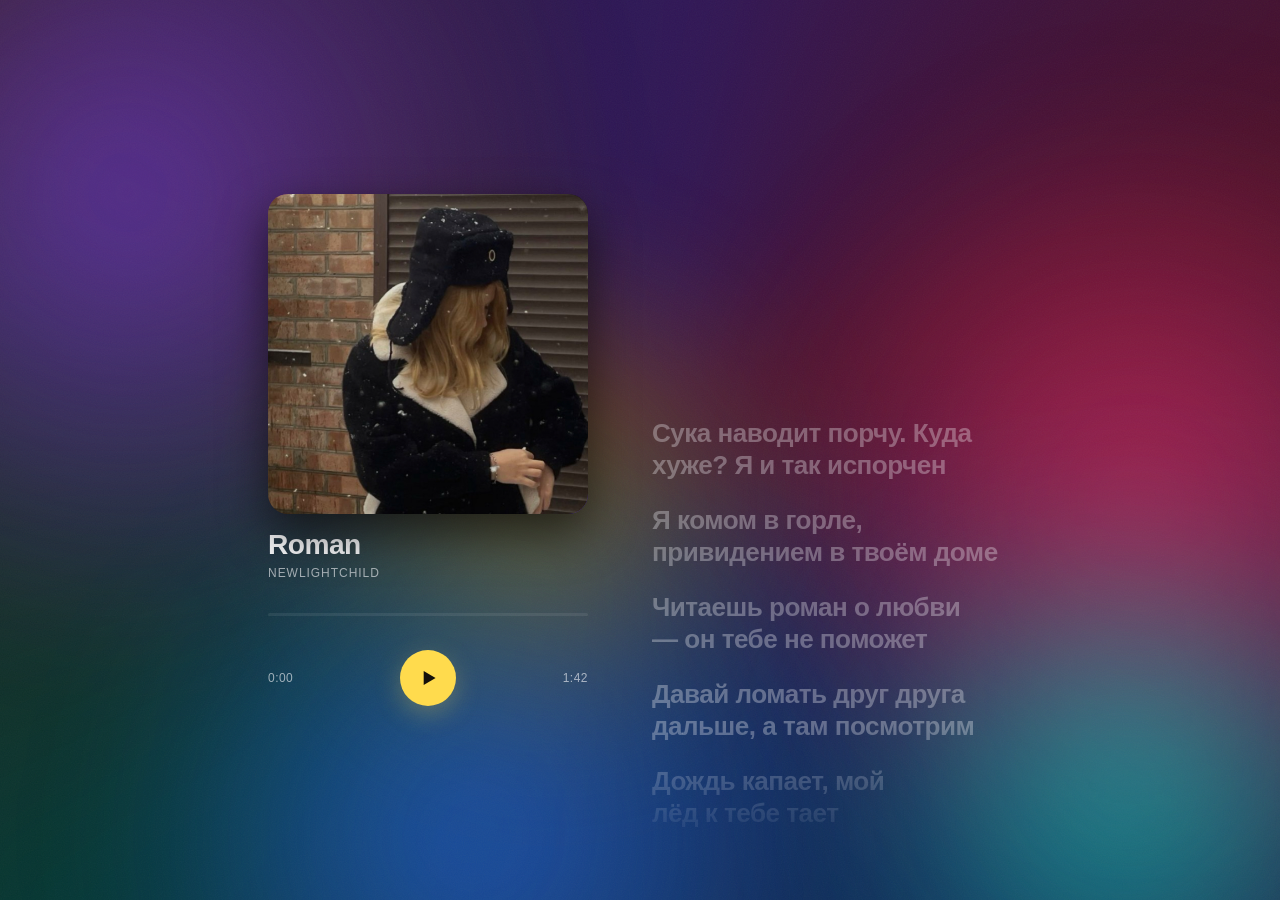
<file: index.html>
<!DOCTYPE html>
<html lang="ru">
<head>
    <meta charset="UTF-8">
    <meta name="viewport" content="width=device-width, initial-scale=1.0, viewport-fit=cover">
    <title>Roman — для тебя</title>
    <meta name="description" content="Одна песня и слова, которые идут вместе с ней.">
    <meta name="theme-color" content="#07070a">
    <link rel="icon" href="data:image/svg+xml,%3Csvg%20xmlns='http://www.w3.org/2000/svg'%20viewBox='0%200%2032%2032'%3E%3Cpath%20fill='%23ff4d6d'%20d='M16%2028S3%2019.5%203%2011a7%207%200%200%201%2013-3.5A7%207%200%200%201%2029%2011c0%208.5-13%2017-13%2017z'/%3E%3C/svg%3E">
    <link rel="stylesheet" href="style.css">
</head>
<body>

    <!-- фон: переливающиеся размытые пятна под обложку -->
    <div class="bg" aria-hidden="true">
        <span class="bg__aurora"></span>
        <span class="bg__blob bg__blob--one"></span>
        <span class="bg__blob bg__blob--two"></span>
        <span class="bg__blob bg__blob--three"></span>
        <span class="bg__blob bg__blob--four"></span>
        <span class="bg__blob bg__blob--five"></span>
        <span class="bg__beat"></span>
        <span class="bg__grain"></span>
    </div>

    <main class="app">

        <!-- на телефоне открывает и закрывает текст -->
        <button class="lyr-toggle" id="lyr-toggle" type="button" aria-pressed="false" aria-controls="lyrics">
            <svg class="lyr-toggle__icon" viewBox="0 0 24 24" aria-hidden="true">
                <path d="M4 6h16M4 12h16M4 18h10"/>
            </svg>
            <span class="lyr-toggle__label">Текст</span>
        </button>

        <!-- слева: обложка, трек и полоса проигрывания -->
        <aside class="side">
            <div class="side__top">
                <div class="cover">
                    <img class="cover__img" src="obl.jpg" alt="Обложка трека" onerror="this.remove()">
                </div>
                <div class="track__meta">
                    <h1 class="track__title">Roman</h1>
                    <p class="track__artist">NEWLIGHTCHILD</p>
                </div>
            </div>

            <div class="progress" id="progress" role="slider" aria-label="Перемотка" aria-valuemin="0" aria-valuemax="100" aria-valuenow="0" tabindex="0">
                <div class="progress__fill" id="fill"></div>
                <div class="progress__dot" id="dot"></div>
            </div>

            <div class="side__row">
                <span class="player__time" id="time-now">0:00</span>
                <button class="player__play" id="play" type="button" aria-label="Включить">
                    <svg class="icon" viewBox="0 0 24 24" aria-hidden="true">
                        <path class="icon__play" d="M8 5.5v13l11-6.5z"/>
                        <path class="icon__pause" d="M7 5h4v14H7zm6 0h4v14h-4z"/>
                    </svg>
                </button>
                <span class="player__time" id="time-all">1:42</span>
            </div>

            <p class="hint" id="hint" hidden></p>
        </aside>

        <!-- справа (на телефоне — по кнопке): текст, который едет по времени -->
        <section class="lyrics" id="lyrics" aria-label="Текст песни">
            <div class="lyrics__list" id="lines"></div>
        </section>

    </main>

    <audio id="audio" src="song.mp3" preload="auto"></audio>

    <script src="lyrics.js"></script>
    <script src="script.js"></script>
</body>
</html>
</file>
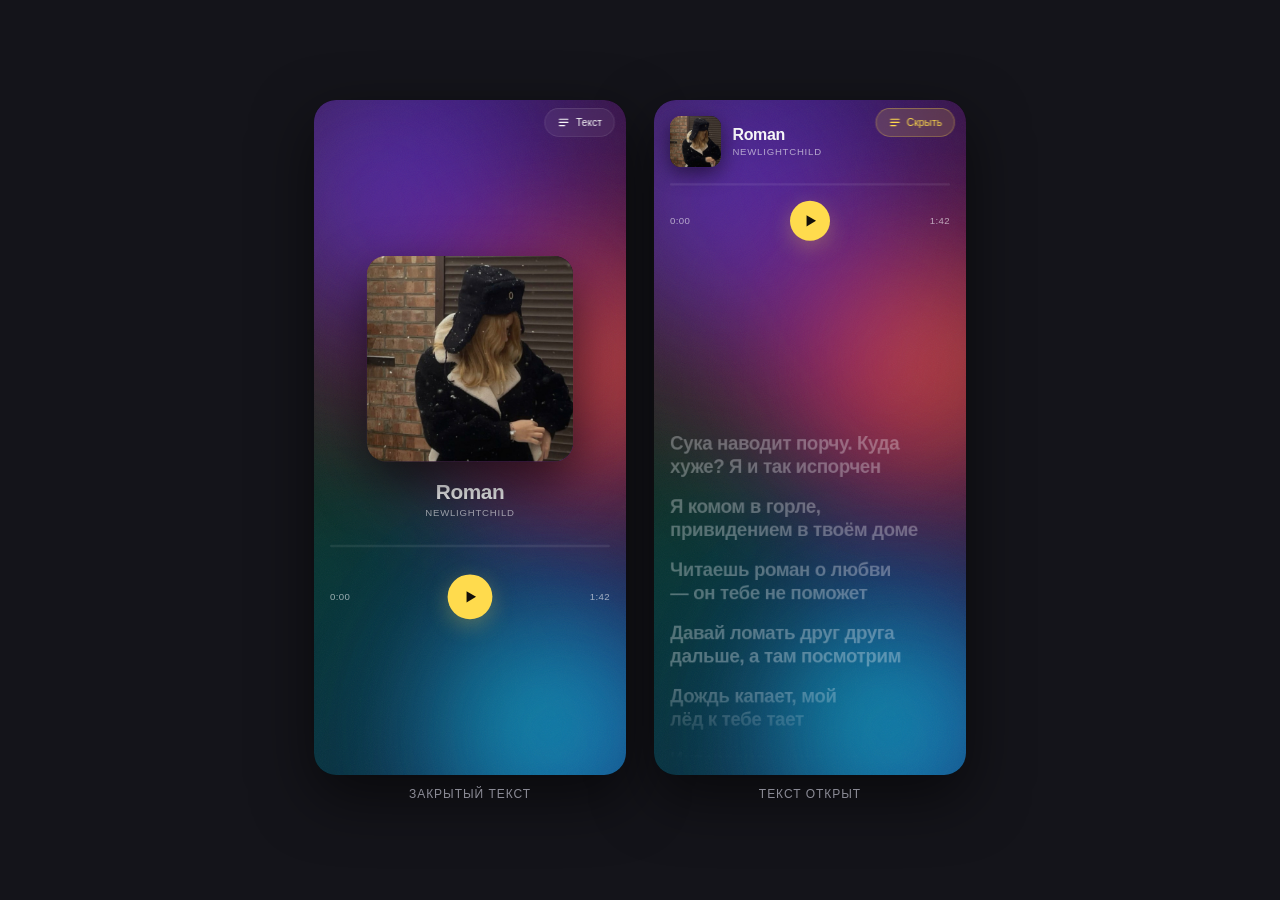
<file: _preview.html>
<!DOCTYPE html>
<html lang="ru">
<head>
    <meta charset="UTF-8">
    <title>превью телефона</title>
    <style>
        html, body { height: 100%; }
        body {
            margin: 0;
            background: #14141a;
            display: flex;
            gap: 28px;
            align-items: center;
            justify-content: center;
            font-family: -apple-system, "Segoe UI", sans-serif;
            color: #8b8b96;
        }
        figure { margin: 0; text-align: center; }
        .wrap {
            width: 312px;
            height: 675px;
            overflow: hidden;
            border-radius: 22px;
            background: #000;
            box-shadow: 0 22px 60px rgba(0, 0, 0, 0.55);
        }
        iframe {
            width: 390px;
            height: 844px;
            border: 0;
            display: block;
            transform: scale(0.8);
            transform-origin: top left;
        }
        figcaption {
            margin-top: 12px;
            font-size: 12px;
            letter-spacing: 0.08em;
            text-transform: uppercase;
        }
    </style>
</head>
<body>

    <figure>
        <div class="wrap"><iframe id="f1" src="./?p=1"></iframe></div>
        <figcaption>закрытый текст</figcaption>
    </figure>

    <figure>
        <div class="wrap"><iframe id="f2" src="./?p=2"></iframe></div>
        <figcaption>текст открыт</figcaption>
    </figure>

    <script>
        // второй «телефон» — с открытым текстом и перемоткой
        function prep(frame, open, time) {
            var d = frame.contentDocument;
            if (open && !d.body.classList.contains('lyrics-open')) {
                d.getElementById('lyr-toggle').click();
            }
            d.getElementById('audio').currentTime = time;
        }

        window.__ready = false;
        window.addEventListener('load', function () {
            setTimeout(function () {
                try {
                    prep(document.getElementById('f1'), false, 24);
                    prep(document.getElementById('f2'), true, 24);
                } catch (e) {}
                window.__ready = true;
            }, 900);
        });
    </script>

</body>
</html>
</file>
<file: style.css>
/* палитра и размеры */
:root {
    --bg: #07070a;
    --fg: #f6f6f8;
    --dim: rgba(246, 246, 248, 0.32);
    --mid: rgba(246, 246, 248, 0.62);
    --accent: #ffdb4d;       /* жёлтый, как в Яндекс Музыке */
    --line: rgba(255, 255, 255, 0.08);
    --pad: clamp(20px, 4vw, 44px);
    --radius: 18px;
    --ease: cubic-bezier(0.22, 0.9, 0.25, 1);
}

* {
    box-sizing: border-box;
    margin: 0;
    padding: 0;
    -webkit-tap-highlight-color: transparent;
}

html,
body {
    height: 100%;
}

body {
    background: var(--bg);
    color: var(--fg);
    font-family: -apple-system, BlinkMacSystemFont, "SF Pro Display", "Segoe UI", Roboto, sans-serif;
    overflow: hidden;
    overscroll-behavior: none;
    -webkit-font-smoothing: antialiased;
}

/* ---------- фон ---------- */

.bg {
    position: fixed;
    inset: 0;
    z-index: 0;
    overflow: hidden;
    pointer-events: none;
}

.bg__blob {
    position: absolute;
    border-radius: 50%;
    filter: blur(70px);
    opacity: 0.6;
    animation: drift 16s var(--ease) infinite alternate, glow 9s ease-in-out infinite alternate;
}

.bg__blob--one {
    width: 70vmax;
    height: 70vmax;
    left: -25vmax;
    top: -20vmax;
    background: radial-gradient(circle, #7b3cff 0%, rgba(123, 60, 255, 0) 70%);
    animation-duration: 17s, 11s;
}

.bg__blob--two {
    width: 62vmax;
    height: 62vmax;
    right: -20vmax;
    top: 8vmax;
    background: radial-gradient(circle, #ff2d6f 0%, rgba(255, 45, 111, 0) 70%);
    animation-duration: 13s, 8s;
    animation-delay: -6s, -2s;
}

.bg__blob--three {
    width: 58vmax;
    height: 58vmax;
    left: 8vmax;
    bottom: -24vmax;
    background: radial-gradient(circle, #2f6bff 0%, rgba(47, 107, 255, 0) 70%);
    animation-duration: 15s, 12s;
    animation-delay: -9s, -5s;
}

.bg__blob--four {
    width: 48vmax;
    height: 48vmax;
    right: -12vmax;
    bottom: -16vmax;
    background: radial-gradient(circle, #00e0c6 0%, rgba(0, 224, 198, 0) 70%);
    animation-duration: 19s, 10s;
    animation-delay: -4s, -7s;
}

/* тёплое пятно — чтобы палитра не была только холодной */
.bg__blob--five {
    width: 42vmax;
    height: 42vmax;
    left: 22vmax;
    top: 18vmax;
    background: radial-gradient(circle, #ff9d2d 0%, rgba(255, 157, 45, 0) 70%);
    opacity: 0.4;
    animation-duration: 21s, 14s;
    animation-delay: -12s, -4s;
}

/* вращающееся пятно — из-за него цвета перетекают друг в друга */
.bg__aurora {
    position: absolute;
    left: 50%;
    top: 50%;
    width: 140vmax;
    height: 140vmax;
    margin: -70vmax 0 0 -70vmax;
    border-radius: 50%;
    background: conic-gradient(
        from 0deg,
        rgba(123, 60, 255, 0.62) 0deg,
        rgba(255, 45, 111, 0.5) 70deg,
        rgba(47, 107, 255, 0.56) 150deg,
        rgba(0, 224, 198, 0.42) 230deg,
        rgba(255, 157, 45, 0.3) 300deg,
        rgba(123, 60, 255, 0.62) 360deg
    );
    filter: blur(60px);
    opacity: 0.55;
    animation: spin 22s linear infinite, glow 12s ease-in-out infinite alternate;
    will-change: transform, opacity;
}

/* вспышка на бас — прозрачность считается из --beat, которую ставит js */
.bg__beat {
    position: absolute;
    inset: 0;
    background:
        radial-gradient(circle at 50% 58%, rgba(255, 255, 255, 0.18) 0%, rgba(255, 45, 111, 0.16) 36%, rgba(0, 0, 0, 0) 72%);
    opacity: calc(var(--beat, 0) * 0.9);
    mix-blend-mode: screen;
}

/* лёгкий «толчок» всей подложки на бит */
.bg {
    transform: scale(calc(1 + var(--beat, 0) * 0.03));
}

/* лёгкое зерно, чтобы градиенты не выглядели пластиковыми */
.bg__grain {
    position: absolute;
    inset: 0;
    opacity: 0.045;
    background-image: url("data:image/svg+xml,%3Csvg xmlns='http://www.w3.org/2000/svg' width='160' height='160'%3E%3Cfilter id='n'%3E%3CfeTurbulence type='fractalNoise' baseFrequency='0.85' numOctaves='3'/%3E%3C/filter%3E%3Crect width='160' height='160' filter='url(%23n)'/%3E%3C/svg%3E");
}

@keyframes drift {
    from { transform: translate3d(0, 0, 0) scale(1); }
    to   { transform: translate3d(6vmax, 9vmax, 0) scale(1.22); }
}

@keyframes glow {
    from { opacity: 0.12; }
    to   { opacity: 0.95; }
}

@keyframes spin {
    to { transform: rotate(360deg); }
}

/* та же пульсация, но с более широкой амплитудой — для авроры */
@keyframes auroraGlow {
    from { opacity: 0.22; }
    to   { opacity: 0.72; }
}

/* ---------- каркас: слева плеер, справа текст ---------- */

.app {
    position: relative;
    z-index: 1;
    height: 100%;
    height: 100dvh;
    max-width: 900px;
    margin: 0 auto;
    padding: calc(var(--pad) + env(safe-area-inset-top)) var(--pad) calc(var(--pad) + env(safe-area-inset-bottom));
    display: grid;
    grid-template-columns: minmax(200px, 320px) minmax(0, 360px);
    justify-content: center;
    gap: clamp(28px, 5vw, 72px);
    align-items: stretch;
}

/* ---------- левая колонка ---------- */

.side {
    display: flex;
    flex-direction: column;
    justify-content: center;
    gap: clamp(14px, 2.4vh, 22px);
    min-width: 0;
}

.side__top {
    display: flex;
    flex-direction: column;
    gap: 16px;
    min-width: 0;
}

.cover {
    position: relative;
    /* на десктопе обложка во всю ширину колонки, но не выше экрана */
    width: min(100%, 50vh);
    aspect-ratio: 1;
    border-radius: 20px;
    overflow: hidden;
    flex: 0 0 auto;
    background:
        radial-gradient(circle at 30% 25%, #ff5c8a 0%, rgba(255, 92, 138, 0) 60%),
        radial-gradient(circle at 75% 80%, #5b2dff 0%, rgba(91, 45, 255, 0) 65%),
        linear-gradient(150deg, #1b1030 0%, #0a0a12 100%);
    box-shadow: 0 18px 46px rgba(0, 0, 0, 0.6);
}

.cover__img {
    position: absolute;
    inset: 0;
    width: 100%;
    height: 100%;
    object-fit: cover;
    display: block;
}

.track__title {
    font-size: clamp(22px, 2.2vw, 30px);
    font-weight: 700;
    letter-spacing: -0.02em;
    line-height: 1.1;
}

.track__artist {
    margin-top: 5px;
    font-size: 12px;
    color: var(--mid);
    letter-spacing: 0.08em;
    text-transform: uppercase;
}

/* ---------- полоса проигрывания ---------- */

.progress {
    position: relative;
    height: 26px;
    display: flex;
    align-items: center;
    cursor: pointer;
    touch-action: none;
}

.progress::before {
    content: "";
    position: absolute;
    left: 0;
    right: 0;
    height: 3px;
    border-radius: 3px;
    background: var(--line);
}

.progress__fill {
    position: absolute;
    left: 0;
    height: 3px;
    width: 0;
    border-radius: 3px;
    background: var(--accent);
}

.progress__dot {
    position: absolute;
    left: 0;
    width: 11px;
    height: 11px;
    margin-left: -5px;
    border-radius: 50%;
    background: var(--accent);
    opacity: 0;
    transform: scale(0.7);
    transition: opacity 0.2s, transform 0.2s;
}

.progress:hover .progress__dot,
.progress:focus-visible .progress__dot,
.progress--seek .progress__dot {
    opacity: 1;
    transform: scale(1);
}

.side__row {
    display: flex;
    align-items: center;
    justify-content: space-between;
    gap: 14px;
}

.player__time {
    font-variant-numeric: tabular-nums;
    font-size: 12px;
    letter-spacing: 0.04em;
    color: var(--mid);
}

.player__play {
    width: 56px;
    height: 56px;
    border: none;
    border-radius: 50%;
    background: var(--accent);
    color: #14100a;
    display: grid;
    place-items: center;
    cursor: pointer;
    transition: transform 0.18s var(--ease), box-shadow 0.25s var(--ease);
    box-shadow: 0 8px 26px rgba(255, 219, 77, 0.28);
    flex: 0 0 auto;
}

.player__play:active {
    transform: scale(0.94);
}

.player__play:focus-visible,
.lyr-toggle:focus-visible,
.progress:focus-visible {
    outline: 2px solid var(--accent);
    outline-offset: 4px;
}

.icon {
    width: 26px;
    height: 26px;
    fill: currentColor;
}

.icon__pause {
    display: none;
}

.is-playing .icon__play {
    display: none;
}

.is-playing .icon__pause {
    display: block;
}

/* если что-то не так с файлом — тихо скажем под плеером */
.hint {
    font-size: 12px;
    line-height: 1.4;
    color: #ff9aa9;
    text-align: center;
}

/* кнопка «текст» — только на телефоне, на десктопе текст и так рядом */
.lyr-toggle {
    position: absolute;
    z-index: 5;
    top: calc(env(safe-area-inset-top) + 10px);
    right: calc(var(--pad) - 6px);
    display: none;
    align-items: center;
    gap: 7px;
    padding: 9px 15px;
    border: 1px solid rgba(255, 255, 255, 0.12);
    border-radius: 999px;
    background: rgba(255, 255, 255, 0.06);
    -webkit-backdrop-filter: blur(10px);
    backdrop-filter: blur(10px);
    color: var(--fg);
    font: inherit;
    font-size: 13px;
    cursor: pointer;
    transition: background 0.25s var(--ease), color 0.25s var(--ease), border-color 0.25s var(--ease);
}

.lyr-toggle__icon {
    width: 16px;
    height: 16px;
    fill: none;
    stroke: currentColor;
    stroke-width: 2;
    stroke-linecap: round;
}

.lyr-toggle[aria-pressed="true"] {
    background: rgba(255, 219, 77, 0.16);
    border-color: rgba(255, 219, 77, 0.4);
    color: var(--accent);
}

/* ---------- текст песни ---------- */

.lyrics {
    position: relative;
    max-width: 360px;
    min-height: 0;
    min-width: 0;
    overflow: hidden;
    /* сверху и снизу текст растворяется — как в плеере */
    -webkit-mask-image: linear-gradient(180deg, transparent 0%, #000 16%, #000 84%, transparent 100%);
    mask-image: linear-gradient(180deg, transparent 0%, #000 16%, #000 84%, transparent 100%);
}

.lyrics__list {
    display: flex;
    flex-direction: column;
    gap: clamp(12px, 2.6vh, 24px);
    transition: transform 0.62s var(--ease);
    will-change: transform;
}

.line {
    font-size: clamp(19px, 2.9vh, 29px);
    font-weight: 700;
    line-height: 1.22;
    letter-spacing: -0.02em;
    color: var(--dim);
    /* будущие строки ещё не появились */
    opacity: 0;
    transform-origin: left center;
    transition: color 0.4s var(--ease), opacity 0.45s var(--ease), transform 0.5s var(--ease);
    cursor: pointer;
    text-wrap: balance;
}

/* до старта песни текст виден целиком — это как «предисловие»,
   а с первым звуком остаются только спетые строки и текущая */
body:not(.lyrics-live) .line {
    opacity: 1;
}

/* следующая строка еле виднеется, чтобы было понятно — текст идёт */
.line--next {
    opacity: 0.16;
}

.line--done {
    color: rgba(246, 246, 248, 0.42);
    opacity: 1;
}

.line--active {
    color: var(--fg);
    opacity: 1;
    text-shadow: 0 0 28px rgba(255, 255, 255, 0.18);
    animation: lineIn 0.6s var(--ease);
}

/* строка выплывает из размытия — появление, как в плеере */
@keyframes lineIn {
    from {
        opacity: 0;
        filter: blur(10px);
        transform: translateY(18px) scale(0.96);
    }
    to {
        opacity: 1;
        filter: blur(0);
        transform: none;
    }
}

@keyframes lineInQuiet {
    from {
        opacity: 0;
        filter: blur(7px);
    }
    to {
        opacity: 1;
        filter: blur(0);
    }
}

/* ---------- телефон: сначала большая обложка и плеер ---------- */

@media (max-width: 640px) {
    .app {
        grid-template-columns: minmax(0, 1fr);
        grid-template-rows: minmax(0, 1fr) 0;
        gap: 0;
    }

    .lyr-toggle {
        display: inline-flex;
    }

    .side {
        gap: clamp(14px, 2.6vh, 22px);
    }

    /* пока текст закрыт — обложка крупная и всё по центру */
    .side__top {
        flex-direction: column;
        align-items: center;
        gap: clamp(16px, 3vh, 24px);
        text-align: center;
    }

    .cover {
        width: min(66vw, 280px);
        border-radius: 24px;
        box-shadow: 0 26px 64px rgba(0, 0, 0, 0.65);
        transition: width 0.45s var(--ease), border-radius 0.45s var(--ease);
    }

    .track__title {
        font-size: 26px;
        transition: font-size 0.35s var(--ease);
    }

    .track__artist {
        margin-top: 4px;
    }

    .lyrics {
        max-width: none;
        opacity: 0;
        visibility: hidden;
        transition: opacity 0.4s var(--ease), visibility 0.4s;
    }

    .line {
        font-size: clamp(20px, 6vw, 30px);
    }

    /* открыли/закрыли — блок просто проявляется, а строки живут своей жизнью */

    /* закрываем: видимые строки уезжают вниз, а место схлопывается чуть позже (это в js) */
    body.lyrics-closing .line {
        opacity: 0;
        transform: translateY(12px) scale(0.98);
        transition-duration: 0.4s, 0.3s, 0.3s;
    }

    body.lyrics-closing .lyrics {
        opacity: 0;
        transition-duration: 0.25s;
    }

    /* текст открыт: обложка сжимается в шапку, снизу текст */
    body.lyrics-open .app {
        grid-template-rows: auto minmax(0, 1fr);
        gap: clamp(14px, 2.6vh, 24px);
    }

    body.lyrics-open .side {
        justify-content: flex-start;
        gap: 8px;
    }

    body.lyrics-open .side__top {
        flex-direction: row;
        align-items: center;
        gap: 14px;
        text-align: left;
    }

    body.lyrics-open .cover {
        width: 64px;
        border-radius: 14px;
        box-shadow: 0 8px 24px rgba(0, 0, 0, 0.5);
    }

    body.lyrics-open .track__title {
        font-size: 20px;
    }

    body.lyrics-open .player__play {
        width: 50px;
        height: 50px;
    }

    body.lyrics-open .lyrics {
        opacity: 1;
        visibility: visible;
    }
}

/* ---------- мало по высоте (ландшафт телефона) ---------- */

@media (max-height: 520px) {
    .app {
        gap: 18px;
    }

    .cover {
        width: min(100%, 36vh);
    }

    .line {
        font-size: clamp(16px, 4vh, 22px);
    }

    .progress {
        height: 20px;
    }
}

/* если человек попросил меньше движения — убираем беготню, но оставляем живой цвет */
@media (prefers-reduced-motion: reduce) {
    .bg__blob {
        animation: glow 9s ease-in-out infinite alternate;
    }

    .bg__blob--one { animation-duration: 9s; }
    .bg__blob--two { animation-duration: 6.5s; animation-delay: -2s; }
    .bg__blob--three { animation-duration: 8s; animation-delay: -4s; }
    .bg__blob--four { animation-duration: 11s; animation-delay: -6s; }
    .bg__blob--five { animation-duration: 7.5s; animation-delay: -3s; }

    /* аврора не крутится, но дышит — цвета всё равно переливаются */
    .bg__aurora {
        animation: auroraGlow 10s ease-in-out infinite alternate;
    }

    .lyrics__list {
        transition-duration: 0.2s;
    }

    .cover,
    .track__title {
        transition-duration: 0.2s;
    }

    .line {
        transition-duration: 0.25s;
    }

    .line--active {
        animation-name: lineInQuiet;
        animation-duration: 0.5s;
    }

    /* без сдвигов: строка просто проявляется из размытия */
    body.lyrics-closing .line {
        transform: none;
    }

    /* фон не толкается, только вспыхивает */
    .bg {
        transform: none;
    }

    .lyrics {
        transition-duration: 0.2s;
    }
}
</file>
